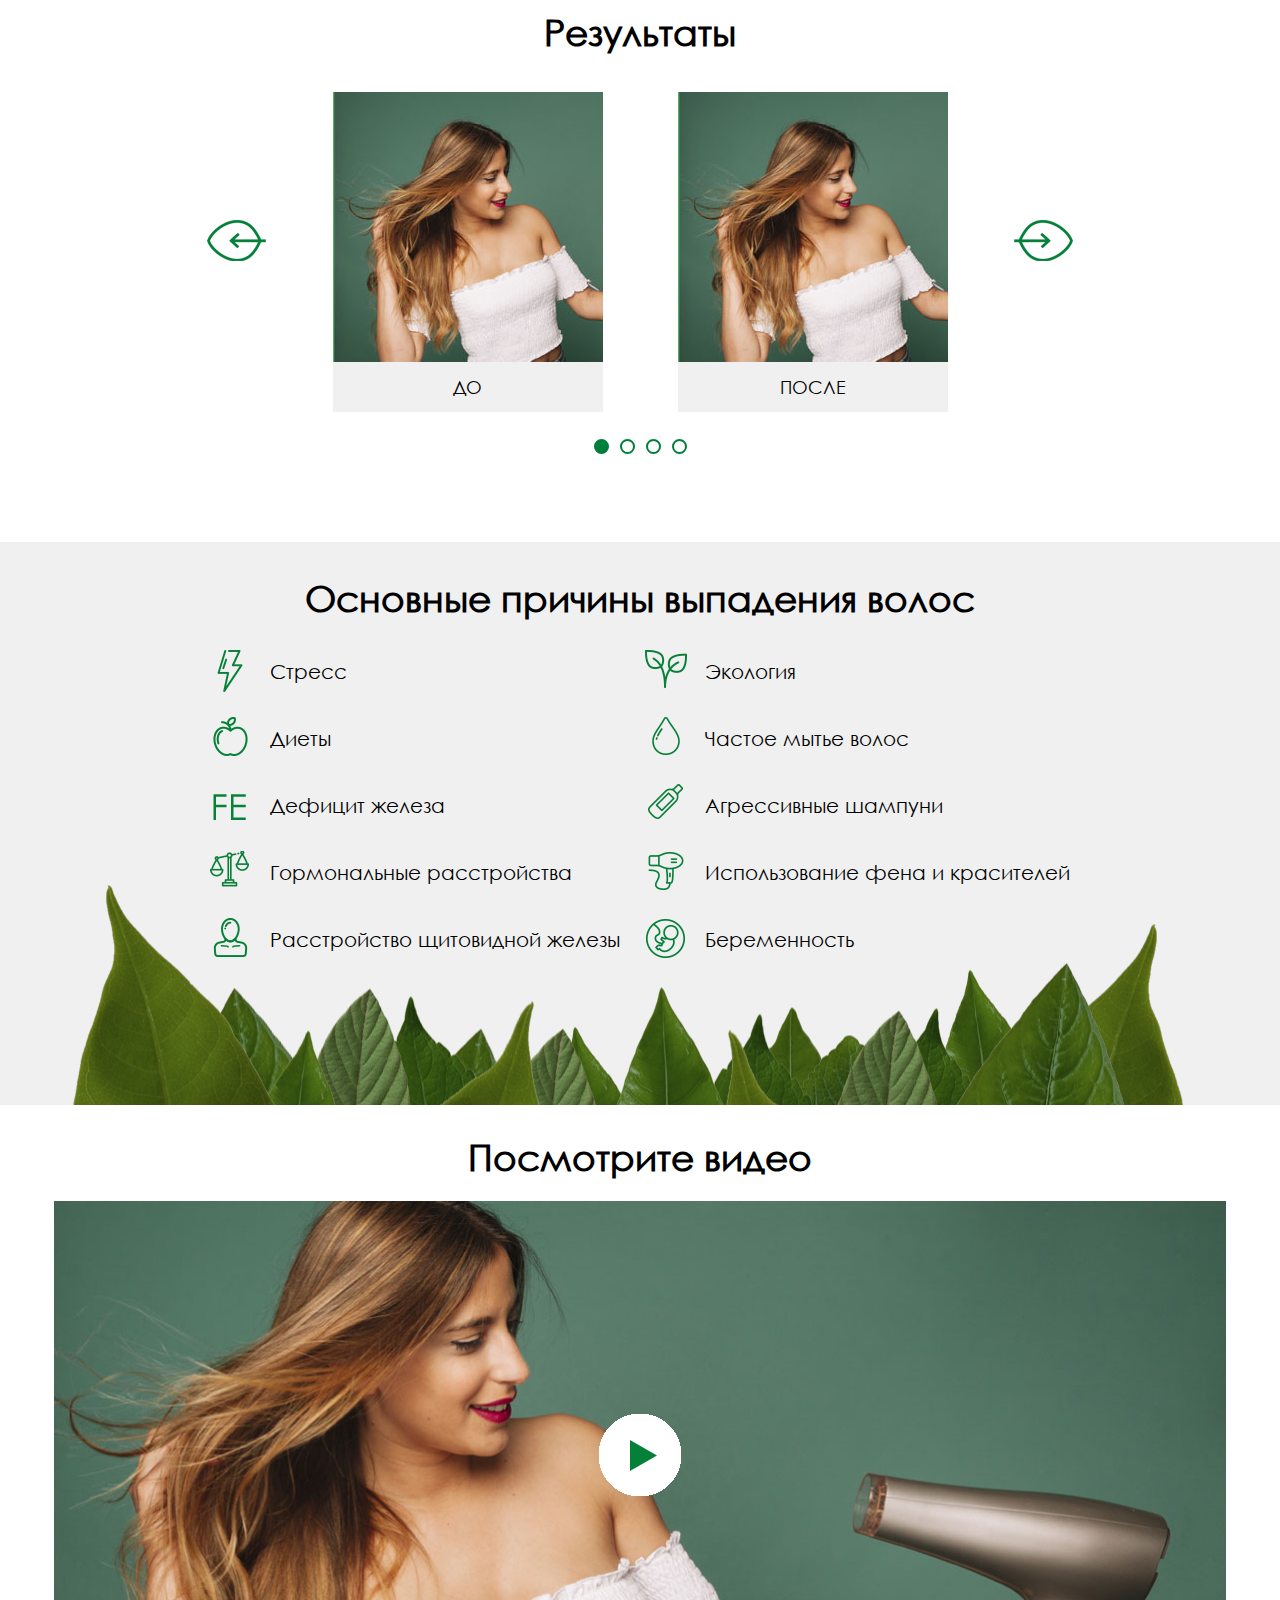
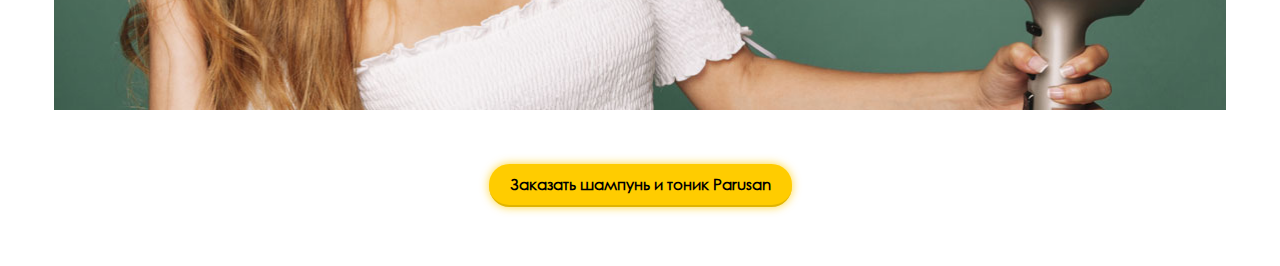
<file: index.html>
<!DOCTYPE html>
<html lang="en">

<head>
  <meta charset="UTF-8">
  <meta name="viewport" content="width=device-width, initial-scale=1.0">
  <meta http-equiv="X-UA-Compatible" content="ie=edge">
  <title>Test | IharPadbiarezski</title>
  <link rel="stylesheet" href="css/style.css">
  <script src="https://code.jquery.com/jquery-3.2.1.min.js" integrity="sha256-hwg4gsxgFZhOsEEamdOYGBf13FyQuiTwlAQgxVSNgt4=" crossorigin="anonymous"></script>
</head>

<body>
  <main>
    <section class="wrapper">
      <h2>Результаты</h2>
      <!-- Slide Show Container -->
      <div class="slideshow-container">
        <div class="slides fade">
          <div class="cont">
            <article>
              <figure>
                <img src="img/image-1.jpg" alt="" height="270" width="270">
              </figure>
              <figcaption>
                <p>До</p>
              </figcaption>
            </article>
            <article>
              <figure>
                <img src="img/image-2.jpg" alt="" height="270" width="270">
              </figure>
              <figcaption>
                <p>После</p>
              </figcaption>
            </article>
          </div>
        </div>
        <div class="slides fade">
          <div class="cont">
            <article>
              <figure>
                <img src="img/image-1.jpg" alt="" height="270" width="270">
              </figure>
              <figcaption>
                <p>До</p>
              </figcaption>
            </article>
            <article>
              <figure>
                <img src="img/image-2.jpg" alt="" height="270" width="270">
              </figure>
              <figcaption>
                <p>После</p>
              </figcaption>
            </article>
          </div>
        </div>
        <div class="slides fade">
          <div class="cont">
            <article>
              <figure>
                <img src="img/image-1.jpg" alt="" height="270" width="270">
              </figure>
              <figcaption>
                <p>До</p>
              </figcaption>
            </article>
            <article>
              <figure>
                <img src="img/image-2.jpg" alt="" height="270" width="270">
              </figure>
              <figcaption>
                <p>После</p>
              </figcaption>
            </article>
          </div>
        </div>
        <div class="slides fade">
          <div class="cont">
            <article>
              <figure>
                <img src="img/image-1.jpg" alt="" height="270" width="270">
              </figure>
              <figcaption>
                <p>До</p>
              </figcaption>
            </article>
            <article>
              <figure>
                <img src="img/image-2.jpg" alt="" height="270" width="270">
              </figure>
              <figcaption>
                <p>После</p>
              </figcaption>
            </article>
          </div>
        </div>
        <a class="prev" onclick="plusIndex(-1)"><img src="img/prev.png" alt=""></a>
        <a class="next" onclick="plusIndex(+1)"><img src="img/next.png" alt=""></a>
      </div>

      <div class="navdots">
        <span class="dots" onclick="currentSlide(1)"></span>
        <span class="dots" onclick="currentSlide(2)"></span>
        <span class="dots" onclick="currentSlide(3)"></span>
        <span class="dots" onclick="currentSlide(4)"></span>
      </div>
    </section>
    <section class="section-2">
      <div class="container backarea">
        <h2>Основные причины выпадения волос</h2>
        <div class="listarea">
          <ul class="list-1">
            <li>Стресс</li>
            <li>Диеты</li>
            <li>Дефицит железа</li>
            <li>Гормональные расстройства</li>
            <li>Расстройство щитовидной железы</li>
          </ul>

          <ul class="list-2">
            <li>Экология</li>
            <li>Частое мытье волос</li>
            <li>Агрессивные шампуни</li>
            <li>Использование фена и красителей</li>
            <li>Беременность</li>
          </ul>
        </div>
      </div>
    </section>
    <section class="container section-3">
      <h2>Посмотрите видео</h2>

      <div class="video">
        <img src="img/posterimage.jpg">
        <!-- <iframe width="1170" height="508" src="http://www.youtube.com/embed/rRoy6I4gKWU?autoplay=1" frameborder="0" allowfullscreen></iframe>-->
      </div>
      <a href="#contact" class="button">Заказать шампунь и тоник Parusan</a>
    </section>

    <a href="#x" class="overlay" id="contact"></a>
    <div class="popup">
      <form action=" " method="post" autocomplete="on">
        <p>
          <label for="username" class="icon-user"> Имя
          </label>
          <input type="text" name="username" id="username" placeholder="" />
        </p>

        <p>
          <label for="phonenun" class="icon-envelope"> Телефон
              <span class="required">*</span>
          </label>
          <input type="tel" name="tel" id="phonenum" placeholder="+375 (99) 999-99-99" required="required" />
        </p>

        <p class="indication">Области с
          <span class="required"> * </span>обязательны для заполнения</p>

        <input href="mailto:info@webcat.by" type="submit" value=" Заказать шампунь и тоник Parusan " />

      </form>
      <a class="close" title="Закрыть" href="#close"></a>
    </div>


  </main>
  <script src="js/main.js" charset="utf-8"></script>
  <script src="js/video.js" charset="utf-8"></script>
</body>

</html>
</file>
<file: css/style.css>
@font-face {
  font-family: 'Century Gothic';
  src: url('../fonts/CenturyGothic.woff2') format('woff2'), url('../fonts/CenturyGothic.woff') format('woff');
  font-weight: normal;
  font-style: normal;
}

* {
  margin: 0;
  padding: 0;
  border: 0;
}

body {
  color: #000;
  background: #fff;
  width: 100%;
}

a {
  text-decoration: none;
  font-family: 'Century Gothic', sans-serif;
}

h2 {
  font-family: 'Century Gothic', sans-serif;
  font-size: 36px;
  line-height: 36px;
}

ul {
  list-style: none;
}

li {
  height: 43px;
  font-size: 20px;
  padding-left: 60px;
  margin-bottom: 24px;
  line-height: 43px;
  font-family: 'Century Gothic', sans-serif;
}

main {
  width: 100%;
}

.wrapper {
  max-width: 890px;
  margin: 0 auto;
  height: 528px;
}

.wrapper h2 {
  text-align: center;
  margin-top: 14px;
  margin-bottom: 42px;
}

/*SLIDER NEW*/

.slideshow-container {
  width: 100%;
  max-height: 320px;
  margin-top: 0;
  position: relative;
}

.slides {
  display: none;
  width: 100%;
}

.cont {
  margin: 0 auto;
  max-width: 690px;
  display: flex;
  justify-content: space-around;
}

figcaption {
  text-align: center;
  text-transform: uppercase;
  font-family: 'Century Gothic', sans-serif;
  font-size: 18px;
  line-height: 50px;
  background: #f0f0f0;
  margin-top: -4px;
}

.prev, .next {
  position: absolute;
  cursor: pointer;
  top: 40%;
  margin: 0 12px;
}

.next {
  right: 0;
}

.prev:hover, .next:hover {
  opacity: 0.7;
}

.navdots {
  width: 100%;
  margin-top: 27px;
  margin-bottom: 78px;
  display: flex;
  justify-content: center;
}

.dots {
  width: 11px;
  height: 11px;
  background: #fff;
  border-radius: 50%;
  cursor: pointer;
  margin: 0 5.5px 0 5.5px;
  border: 2px solid #007f3a;
}

.fade {
  animation-name: fade;
  animation-duration: 0.5s;
}

@keyframes fade {
  from {
    opacity: 0.4
  }
  to {
    opacity: 1
  }
}

.active, .dots:hover {
  background: #007f3a;
}

/* Section-2 */

.section-2 {
  height: 563px;
  background: #f0f0f0;
}

.section-2 h2 {
  padding-top: 38px;
  padding-bottom: 34px;
  text-align: center;
}

.backarea {
  position: relative;
  bottom: 0;
  height: 563px;
  background: url('../img/backimg.png') no-repeat;
  background-position: center;
}

.listarea {
  margin: 0 auto;
  display: flex;
  max-width: 860px;
  justify-content: space-between;
}

.list-1 li:first-child {
  background: url(../img/icons.png) 0 0 no-repeat;
}

.list-1 li:nth-child(2) {
  background: url(../img/icons.png) 0 -66px no-repeat;
}

.list-1 li:nth-child(3) {
  background: url(../img/icons.png) 0 -127px no-repeat;
}

.list-1 li:nth-child(4) {
  background: url(../img/icons.png) 0 -197px no-repeat;
}

.list-1 li:last-child {
  background: url(../img/icons.png) 0 -260px no-repeat;
}

.list-2 li:first-child {
  background: url(../img/icons.png) 0 -312px no-repeat;
}

.list-2 li:nth-child(2) {
  background: url(../img/icons.png) 0 -377px no-repeat;
}

.list-2 li:nth-child(3) {
  background: url(../img/icons.png) 0 -444px no-repeat;
}

.list-2 li:nth-child(4) {
  background: url(../img/icons.png) 0 -506px no-repeat;
}

.list-2 li:last-child {
  background: url(../img/icons.png) 0 -570px no-repeat;
}

/* Section - 3 */

.container {
  max-width: 1172px;
  margin: 0 auto;
}

.section-3 h2 {
  margin-top: 34px;
  margin-bottom: 26px;
  text-align: center;
}

.video {
  position: relative;
  padding-bottom: 43.42%;
  height: 0;
}

.video img {
  position: absolute;
  display: block;
  top: 0;
  left: 0;
  width: 100%;
  height: 100%;
  z-index: 20;
  cursor: pointer;
}

.video:after {
  content: "";
  position: absolute;
  display: block;
  background: url('../img/play-button.png') no-repeat 0 0;
  background-size: 100% 100%;
  top: 41.93%;
  left: 46.5%;
  width: 7%;
  height: 16.14%;
  z-index: 30;
  cursor: pointer;
}

.video iframe {
  position: absolute;
  top: 0;
  left: 0;
  width: 100%;
  height: 100%;
}

.video.player img {
  display: none;
}

.video.player:after {
  display: none;
}

.button {
  height: 41px;
  width: 303px;
  line-height: 41px;
  margin: 54px auto 59px auto;
  text-align: center;
  display: block;
  color: #000;
  background: #ffcc00;
  border-bottom: 2px solid #e0b402;
  border-radius: 20.5px;
  box-shadow: 0 0 10px rgba(255, 204, 0, 0.8);
  font-size: 15px;
  font-weight: bold;
}

.section-3 a:active {
  margin-top: 56px;
  border-bottom: none;
}

/* popup*/

.overlay {
  top: 0;
  right: 0;
  bottom: 0;
  left: 0;
  z-index: 9999;
  visibility: hidden;
  background-color: rgba(0, 0, 0, 0.7);
  opacity: 0;
  position: fixed;
  cursor: default;
  -webkit-transition: all 0.6s;
  -moz-transition: all 0.6s;
  -ms-transition: all 0.6s;
  -o-transition: all 0.6s;
  transition: all 0.6s;
}

.overlay:target {
  visibility: visible;
  opacity: 1;
}

.popup {
  top: 0;
  right: 0;
  left: 50%;
  z-index: 10000;
  width: 100%;
  min-width: 240px;
  max-width: 400px;
  position: fixed;
  border: 3px solid #007f3a;
  min-height: 200px;
  padding: 30px;
  -webkit-border-radius: 4px;
  -moz-border-radius: 4px;
  -ms-border-radius: 4px;
  border-radius: 4px;
  background-color: #FFFFFF;
  -webkit-box-shadow: 0 15px 20px rgba(0, 0, 0, .22), 0 19px 60px rgba(0, 0, 0, .3);
  -moz-box-shadow: 0 15px 20px rgba(0, 0, 0, .22), 0 19px 60px rgba(0, 0, 0, .3);
  -ms-box-shadow: 0 15px 20px rgba(0, 0, 0, .22), 0 19px 60px rgba(0, 0, 0, .3);
  -o-box-shadow: 0 15px 20px rgba(0, 0, 0, .22), 0 19px 60px rgba(0, 0, 0, .3);
  box-shadow: 0 15px 20px rgba(0, 0, 0, .22), 0 19px 60px rgba(0, 0, 0, .3);
  -webkit-transform: translate(-50%, -150%);
  -ms-transform: translate(-50%, -150%);
  -o-transform: translate(-50%, -150%);
  transform: translate(-50%, -150%);
  -webkit-transition: transform 0.6s ease-out;
  -moz-transition: transform 0.6s ease-out;
  -ms-transition: transform 0.6s ease-out;
  -o-transition: transform 0.6s ease-out;
  transition: transform 0.6s ease-out;
}

.overlay:target+.popup {
  top: 50%;
  left: 50%;
  -webkit-transform: translate(-50%, -50%);
  -ms-transform: translate(-50%, -50%);
  -o-transform: translate(-50%, -50%);
  transform: translate(-50%, -50%);
}

input:required, textarea:required {
  -moz-box-shadow: none;
  -webkit-box-shadow: none;
  -o-box-shadow: none;
  box-shadow: none;
}

/** inputs and textarea**/

input:not([type="submit"]), textarea {
  outline: none;
  display: block;
  width: 95%;
  padding: 4px 8px;
  border: 1px solid #DBDBDB;
  color: #3F3F3F;
  font-family: 'Century Gothic', Tahoma, Arial, Verdana sans-serif;
  font-size: 14px;
  -webkit-border-radius: 2px;
  -moz-border-radius: 2px;
  border-radius: 2px;
  -webkit-transition: background 0.2s linear, box-shadow 0.6s linear;
  -moz-transition: background 0.2s linear, box-shadow 0.6s linear;
  -o-transition: background 0.2s linear, box-shadow 0.6s linear;
  transition: background 0.2s linear, box-shadow 0.6s linear;
}

input:not([type="submit"]):active, textarea:active, input:not([type="submit"]):focus, textarea:focus {
  background: #F7F7F7;
  -webkit-box-shadow: 2px 2px 7px #E8E8E8 inset;
  -moz-box-shadow: 2px 2px 7px #E8E8E8 inset;
  box-shadow: 2px 2px 7px #E8E8E8 inset;
}

input:not([type="submit"]) {
  height: 20px;
}

/* placeholder */

::-webkit-input-placeholder {
  color: #BABABA;
  font-style: italic;
}

input:-moz-placeholder, textarea:-moz-placeholder {
  color: #BABABA;
  font-style: italic;
}

/** labels**/

.iconic:before {
  font-size: 25px;
  font-family: 'Century Gothic', Verdana, serif;
}

.iconic.mail-alt:before {
  content: "M";
}

label {
  color: #7F7E7E;
  -webkit-transition: color 1s ease;
  -moz-transition: color 1s ease;
  transition: color 1s ease;
}

label:hover {
  color: #191919;
}

label:before {
  color: #C1BFBD;
  -webkit-transition: color 1s ease;
  -moz-transition: color 1s ease;
  transition: color 1s ease;
}

label:hover:before {
  color: #969696;
  -webkit-transition: color 1s ease;
  -moz-transition: color 1s ease;
  transition: color 1s ease;
}

p {
  margin-bottom: 20px;
}

.required {
  color: #ffcc00;
}

/** Styling the send button **/

input[type=submit] {
  text-align: center;
  width: 100%;
  cursor: pointer;
  font-family: 'Century Gothic', serif;
  font-weight: bold;
  color: #000;
  font-size: 13px;
  padding: 10px 4px;
  background: #ffcc00;
  border-bottom: 2px solid #e0b402;
  border-radius: 20.5px;
  box-shadow: 0 0 10px rgba(255, 204, 0, 0.8);
}

input[type=submit]:hover {
  background: #ffd800;
}

input[type=submit]:active, input[type=submit]:focus {
  border: none;
  margin-top: 2px;
  outline: none;
}

.close {
  position: absolute;
  padding: 0;
  top: -10px;
  right: -10px;
  width: 22px;
  height: 22px;
  border: 2px solid #ccc;
  -webkit-border-radius: 50%;
  -moz-border-radius: 50%;
  -ms-border-radius: 50%;
  -o-border-radius: 50%;
  border-radius: 50%;
  background-color: rgba(61, 61, 61, 0.8);
  -webkit-box-shadow: 0px 0px 10px #000;
  -moz-box-shadow: 0px 0px 10px #000;
  box-shadow: 0px 0px 10px #000;
  text-align: center;
  text-decoration: none;
  font-weight: bold;
  line-height: 20px;
  -webkit-transition: background-color ease .7s;
  -moz-transition: background-color ease .7s;
  -ms-transition: background-color ease .7s;
  -o-transition: background-color ease .7s;
  transition: background-color ease .7s;
}

.close:before {
  color: rgba(255, 255, 255, 0.9);
  content: '\2715';
  text-shadow: 0 -1px rgba(0, 0, 0, 0.9);
  font-size: 12px;
}

.close:hover {
  background-color: rgba(252, 20, 0, 0.8);
}

@media only screen and (min-width: 768px) and (max-width: 959px) {
  .popup {
    width: 95%;
  }
}

@media only screen and (min-width: 320px) and (max-width: 767px) {
  .popup {
    width: 75%;
  }
}

/* Mobile first */

@media screen and (max-width: 886px) {
  .section-2 {
    min-height: 900px;
    background: #f0f0f0;
  }
  .listarea {
    flex-direction: column;
    margin-left: 3%;
  }
  .backarea {
    position: relative;
    bottom: 0;
    min-height: 563px;
    background: none;
  }
}

@media screen and (max-width: 790px) {
  .wrapper {
    max-height: auto;
  }
  .slides {
    width: 100%;
  }
  .cont {
    justify-content: center;
  }
  figure img {
    width: 100%;
    height: auto;
  }
  figcaption {
    width: 100%;
  }
}

@media screen and (max-width: 542px) {
  .prev, .next {
    top: 35%;
  }
}

@media screen and (max-width: 442px) {
  .slideshow-container {
    height: auto;
  }
  .wrapper {
    height: auto;
  }
  .prev, .next {
    top: 30%;
  }
  .list-1 li:last-child {
    line-height: 21.5px;
  }
  .list-2 li:nth-child(4) {
    line-height: 21.5px;
  }
}

@media screen and (max-width: 390px) {
  .list-1 li:nth-child(4) {
    line-height: 21.5px;
  }
}
</file>
